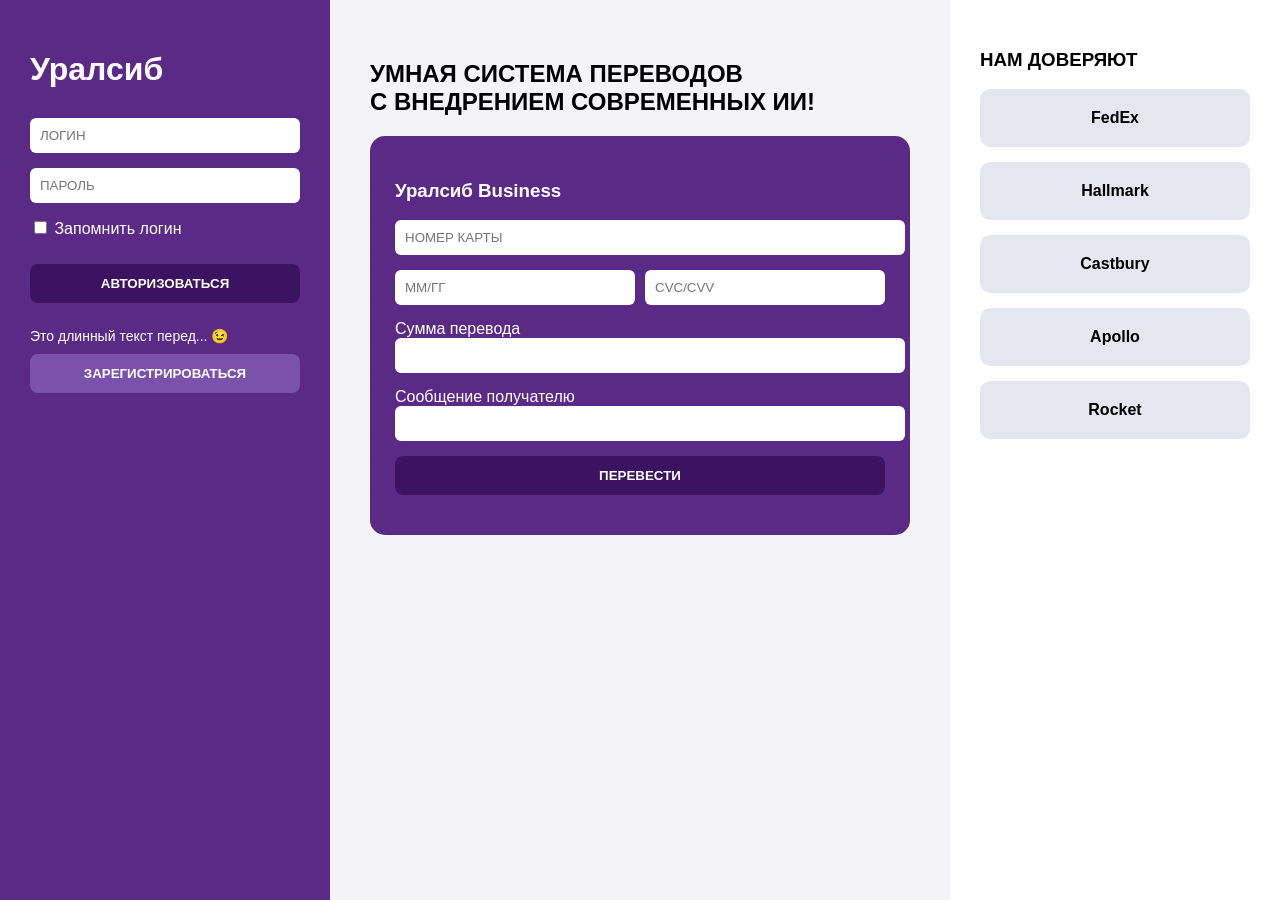
<file: index.html>
<!DOCTYPE html>
<html lang="en">
<head>
    <meta charset="UTF-8">
    <title>Уралсиб</title>
    <link rel="stylesheet"
          href="style.css">
</head>
<body>

<div class="container">

    <!-- Левая панель -->
    <div class="left-panel">
        <h1 class="logo">Уралсиб</h1>

        <input type="text" placeholder="ЛОГИН">
        <input type="password" placeholder="ПАРОЛЬ">

        <div class="remember">
            <label>
                <input type="checkbox"> Запомнить логин
            </label>
        </div>

        <button class="btn">АВТОРИЗОВАТЬСЯ</button>

        <p class="info-text">Это длинный текст перед... 😉</p>

        <button class="btn secondary">ЗАРЕГИСТРИРОВАТЬСЯ</button>
    </div>

    <!-- Центральная часть -->
    <div class="center-panel">
        <h2>УМНАЯ СИСТЕМА ПЕРЕВОДОВ<br>С ВНЕДРЕНИЕМ СОВРЕМЕННЫХ ИИ!</h2>

        <div class="card-form">
            <h3>Уралсиб Business</h3>

            <input type="text" placeholder="НОМЕР КАРТЫ">

            <div class="row">
                <input type="text" placeholder="MM/ГГ">
                <input type="text" placeholder="CVC/CVV">
            </div>

            <label>Сумма перевода</label>
            <input type="text">

            <label>Сообщение получателю</label>
            <input type="text">

            <button class="btn">ПЕРЕВЕСТИ</button>
        </div>
    </div>

    <!-- Правая панель -->
    <div class="right-panel">
        <h3>НАМ ДОВЕРЯЮТ</h3>
        <div class="logos">
            <div class="logo-box">FedEx</div>
            <div class="logo-box">Hallmark</div>
            <div class="logo-box">Castbury</div>
            <div class="logo-box">Apollo</div>
            <div class="logo-box">Rocket</div>
        </div>
    </div>

</div>

</body>
</html>
</file>
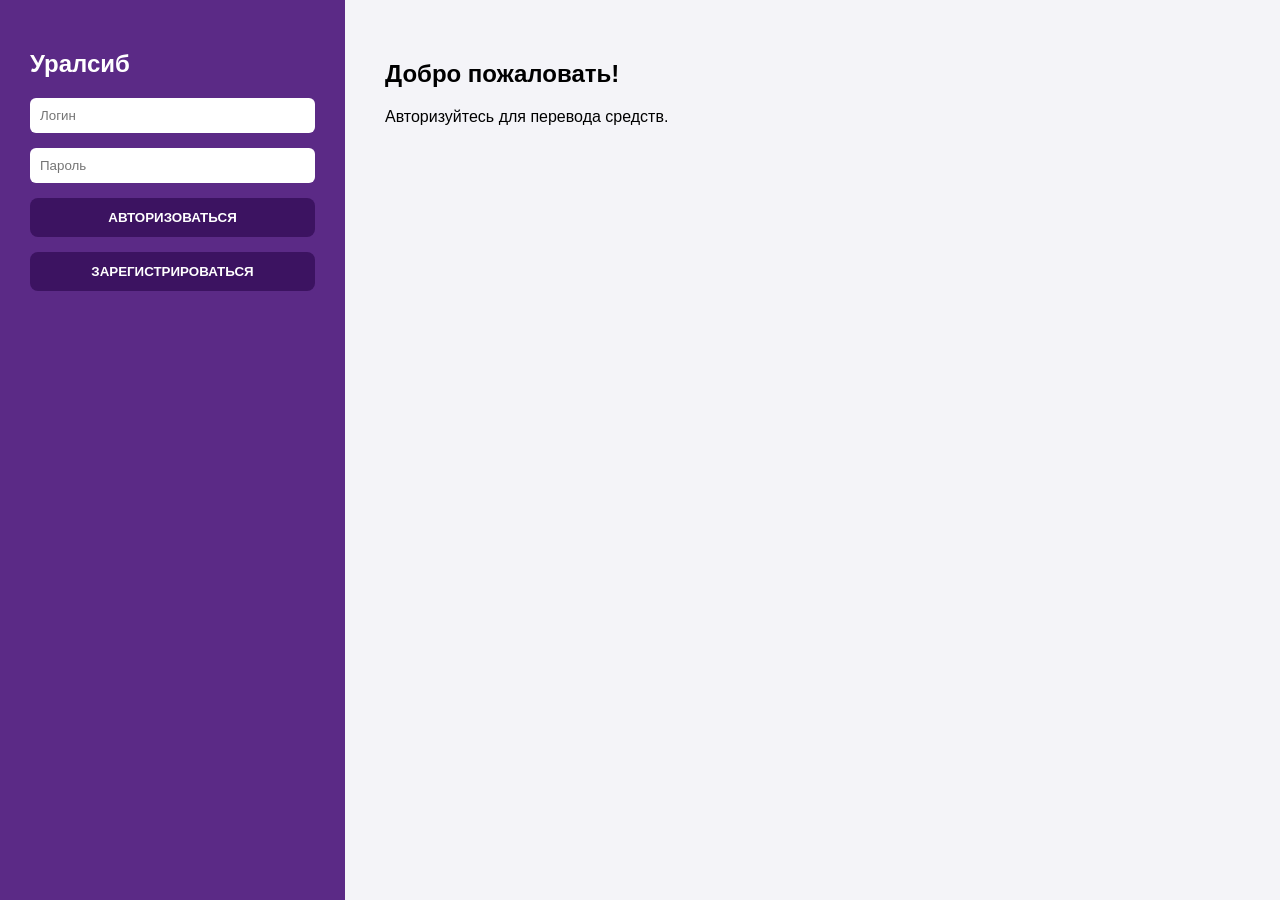
<file: file1.html>
<!DOCTYPE html>
<html lang="en">
<head>
    <meta charset="UTF-8">
    <title>Уралсиб</title>

    <style>
        body {
            margin: 0;
            font-family: Arial, sans-serif;
            background: #f4f4f8;
        }

        .container {
            display: flex;
            height: 100vh;
        }

        .left-panel {
             width: 25%;
             background: #5b2a86;
             color: white;
             padding: 30px;
             display: flex;
             flex-direction: column;
        }

        input {
            padding: 10px;
            margin-bottom: 15px;
            border-radius: 6px;
            border: none;
        }

        button {
            background: #3c1361;
            color: white;
            padding: 12px;
            border: none;
            border-radius: 8px;
            cursor: pointer;
            margin-bottom: 15px;
            font-weight: bold;
        }

        button:hover {
            background: #2a0d47;
        }

        .center-panel {
            width: 75%;
            padding: 40px;
        }

        .screen {
             display: none;
        }

        .active {
             display: block;
        }

        .success {
              color: green;
              font-weight: bold;
              margin-top: 15px;
        }

        .error {
              color: red;
              font-weight: bold;
        }
</style>
</head>
<body>

<div class="container">

<!-- ЛЕВАЯ ПАНЕЛЬ -->
<div class="left-panel">
    <h2>Уралсиб</h2>

    <input type="text" id="login" placeholder="Логин">
    <input type="password" id="password" placeholder="Пароль">

    <button onclick="login()">АВТОРИЗОВАТЬСЯ</button>
    <button onclick="showRegister()">ЗАРЕГИСТРИРОВАТЬСЯ</button>
</div>

<!-- ЦЕНТР -->
<div class="center-panel">

    <!-- Главный экран -->
    <div id="homeScreen" class="screen active">
        <h2>Добро пожаловать!</h2>
        <p>Авторизуйтесь для перевода средств.</p>
    </div>

    <!-- Экран регистрации -->
    <div id="registerScreen" class="screen">
        <h2>Регистрация</h2>
        <input type="text" id="newLogin" placeholder="Новый логин">
        <input type="password" id="newPassword" placeholder="Новый пароль">
        <button onclick="register()">Создать аккаунт</button>
        <p id="registerMessage"></p>
    </div>

    <!-- Экран перевода -->
    <div id="transferScreen" class="screen">
        <h2>Перевод средств</h2>

        <input type="text" id="cardNumber" placeholder="Номер карты">
        <input type="text" id="amount" placeholder="Сумма перевода">
        <input type="text" id="message" placeholder="Сообщение получателю">

        <button onclick="transfer()">ПЕРЕВЕСТИ</button>
        <p id="transferMessage"></p>
    </div>

</div>
</div>

<script>

let savedLogin = "";
let savedPassword = "";

// Показать экран
function showScreen(screenId) {
    document.querySelectorAll(".screen").forEach(screen => {
        screen.classList.remove("active");
    });
    document.getElementById(screenId).classList.add("active");
}

// Регистрация
function showRegister() {
    showScreen("registerScreen");
}

function register() {
    let login = document.getElementById("newLogin").value;
    let password = document.getElementById("newPassword").value;
    let message = document.getElementById("registerMessage");

    if(login === "" || password === "") {
        message.innerHTML = "Заполните все поля!";
        message.className = "error";
        return;
    }

    savedLogin = login;
    savedPassword = password;

    message.innerHTML = "Аккаунт успешно создан!";
    message.className = "success";
}

// Авторизация
function login() {
    let login = document.getElementById("login").value;
    let password = document.getElementById("password").value;

    if(login === savedLogin && password === savedPassword) {
        showScreen("transferScreen");
    } else {
        alert("Неверный логин или пароль!");
    }
}

// Перевод
function transfer() {
    let card = document.getElementById("cardNumber").value;
    let amount = document.getElementById("amount").value;
    let messageText = document.getElementById("transferMessage");

    if(card === "" || amount === "") {
        messageText.innerHTML = "Заполните обязательные поля!";
        messageText.className = "error";
        return;
    }

    messageText.innerHTML = "Перевод успешно выполнен!";
    messageText.className = "success";
}

</script>

</body>
</html>
</file>
<file: style.css>
body {
    margin: 0;
    font-family: Arial, sans-serif;
    background: #f4f4f8;
}

.container {
    display: flex;
    height: 100vh;
}

/* Левая панель */
.left-panel {
    width: 25%;
    background: #5b2a86;
    color: white;
    padding: 30px;
    display: flex;
    flex-direction: column;
}

.logo {
    margin-bottom: 30px;
}

input {
    padding: 10px;
    margin-bottom: 15px;
    border-radius: 6px;
    border: none;
}

.remember {
    margin-bottom: 15px;
}

.btn {
    background: #3c1361;
    color: white;
    padding: 12px;
    border: none;
    border-radius: 8px;
    cursor: pointer;
    margin-bottom: 15px;
    font-weight: bold;
}

.btn:hover {
    background: #2a0d47;
}

.secondary {
    background: #7b52ab;
}

.info-text {
    font-size: 14px;
    margin: 10px 0;
}

/* Центр */
.center-panel {
    width: 50%;
    padding: 40px;
}

.card-form {
    background: #5b2a86;
    color: white;
    padding: 25px;
    border-radius: 15px;
    margin-top: 20px;
}

.card-form input {
    width: 100%;
}

.row {
    display: flex;
    gap: 10px;
}

.card-form .btn {
    width: 100%;
}

/* Правая панель */
.right-panel {
    width: 25%;
    background: white;
    padding: 30px;
}

.logos {
    display: flex;
    flex-direction: column;
    gap: 15px;
}

.logo-box {
    padding: 20px;
    background: #e6e6f0;
    text-align: center;
    border-radius: 10px;
    font-weight: bold;
}
</file>
